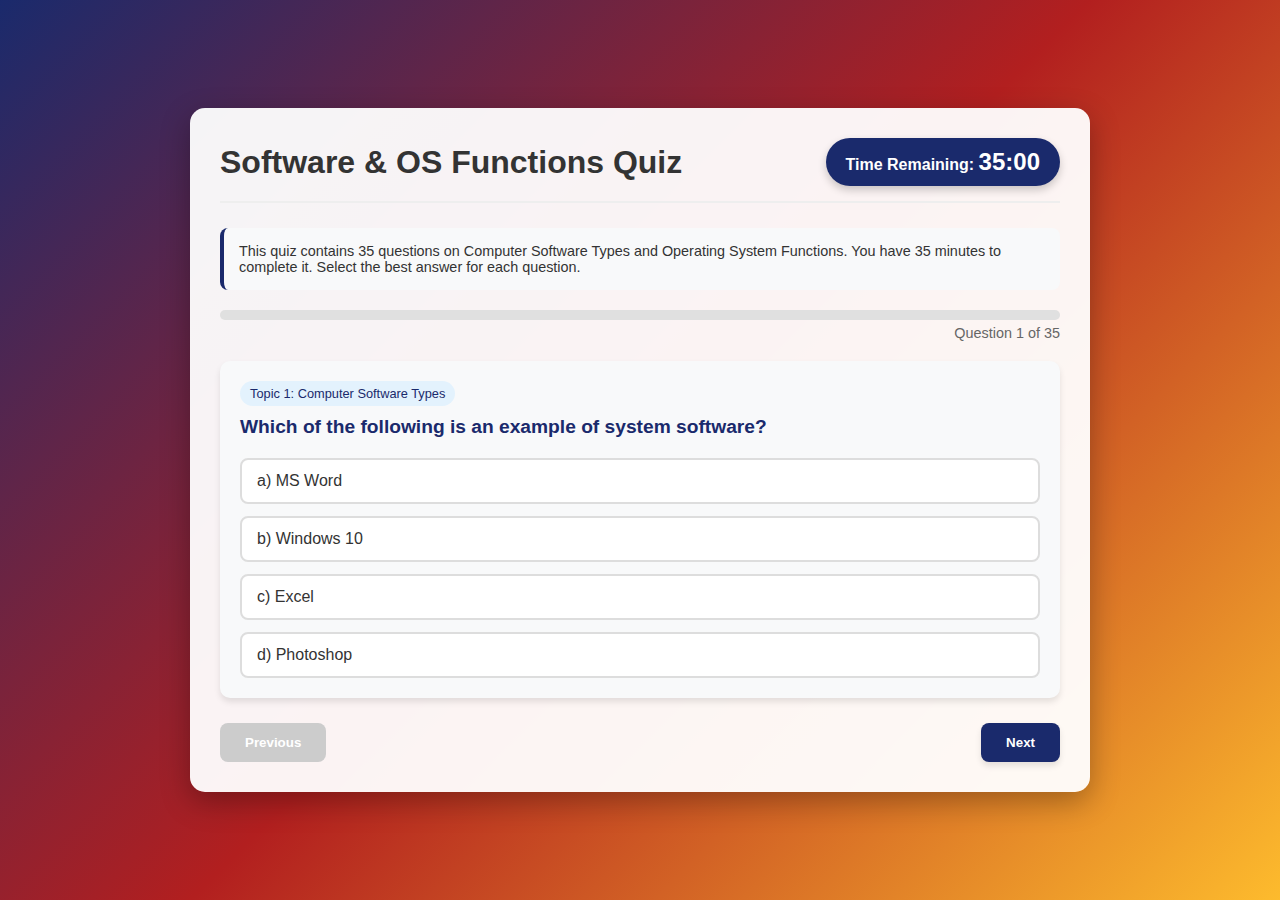
<file: ss1.html>
<!DOCTYPE html>
<html lang="en">
<head>
    <meta charset="UTF-8">
    <meta name="viewport" content="width=device-width, initial-scale=1.0">
    <title>CBT: Software & OS Functions Quiz</title>
    <style>
        * {
            box-sizing: border-box;
            margin: 0;
            padding: 0;
            font-family: 'Segoe UI', Tahoma, Geneva, Verdana, sans-serif;
        }
        
        body {
            background: linear-gradient(135deg, #1a2a6c, #b21f1f, #fdbb2d);
            color: #333;
            min-height: 100vh;
            padding: 20px;
            display: flex;
            justify-content: center;
            align-items: center;
        }
        
        .quiz-container {
            background-color: rgba(255, 255, 255, 0.95);
            border-radius: 15px;
            box-shadow: 0 10px 30px rgba(0, 0, 0, 0.3);
            width: 100%;
            max-width: 900px;
            padding: 30px;
            position: relative;
            overflow: hidden;
        }
        
        .header {
            display: flex;
            justify-content: space-between;
            align-items: center;
            margin-bottom: 25px;
            padding-bottom: 15px;
            border-bottom: 2px solid #eee;
        }
        
        .timer-container {
            background: #1a2a6c;
            color: white;
            padding: 10px 20px;
            border-radius: 50px;
            font-weight: bold;
            box-shadow: 0 4px 8px rgba(0, 0, 0, 0.2);
        }
        
        .timer {
            font-size: 1.5rem;
        }
        
        .progress-container {
            margin-bottom: 20px;
        }
        
        .progress-bar {
            height: 10px;
            background-color: #e0e0e0;
            border-radius: 5px;
            overflow: hidden;
        }
        
        .progress {
            height: 100%;
            background: linear-gradient(to right, #1a2a6c, #b21f1f);
            width: 0%;
            transition: width 0.3s ease;
        }
        
        .question-counter {
            text-align: right;
            font-size: 0.9rem;
            color: #666;
            margin-top: 5px;
        }
        
        .question-container {
            margin-bottom: 25px;
            padding: 20px;
            background: #f8f9fa;
            border-radius: 10px;
            box-shadow: 0 4px 6px rgba(0, 0, 0, 0.1);
        }
        
        .question-text {
            font-size: 1.2rem;
            margin-bottom: 20px;
            font-weight: 600;
            color: #1a2a6c;
        }
        
        .options-container {
            display: grid;
            gap: 12px;
        }
        
        .option {
            padding: 12px 15px;
            background-color: white;
            border: 2px solid #ddd;
            border-radius: 8px;
            cursor: pointer;
            transition: all 0.2s ease;
        }
        
        .option:hover {
            background-color: #f0f0f0;
            transform: translateY(-2px);
        }
        
        .option.selected {
            background-color: #e3f2fd;
            border-color: #1a2a6c;
        }
        
        .option.correct {
            background-color: #e8f5e9;
            border-color: #4caf50;
        }
        
        .option.incorrect {
            background-color: #ffebee;
            border-color: #f44336;
        }
        
        .navigation {
            display: flex;
            justify-content: space-between;
            margin-top: 25px;
        }
        
        button {
            padding: 12px 25px;
            border: none;
            border-radius: 8px;
            font-weight: bold;
            cursor: pointer;
            transition: all 0.3s ease;
            box-shadow: 0 4px 6px rgba(0, 0, 0, 0.1);
        }
        
        .btn-prev {
            background-color: #6c757d;
            color: white;
        }
        
        .btn-next {
            background-color: #1a2a6c;
            color: white;
        }
        
        .btn-submit {
            background-color: #b21f1f;
            color: white;
        }
        
        .btn-restart {
            background-color: #fdbb2d;
            color: #333;
        }
        
        button:hover {
            transform: translateY(-3px);
            box-shadow: 0 6px 8px rgba(0, 0, 0, 0.15);
        }
        
        button:disabled {
            background-color: #cccccc;
            cursor: not-allowed;
            transform: none;
            box-shadow: none;
        }
        
        .results-container {
            text-align: center;
            padding: 30px;
            display: none;
        }
        
        .score {
            font-size: 3rem;
            font-weight: bold;
            color: #1a2a6c;
            margin: 20px 0;
        }
        
        .score-text {
            font-size: 1.5rem;
            margin-bottom: 30px;
            color: #333;
        }
        
        .topic-tag {
            display: inline-block;
            padding: 5px 10px;
            border-radius: 20px;
            font-size: 0.8rem;
            margin-bottom: 10px;
        }
        
        .topic-1 {
            background-color: #e3f2fd;
            color: #1a2a6c;
        }
        
        .topic-2 {
            background-color: #fff3e0;
            color: #b21f1f;
        }
        
        .instructions {
            background-color: #f8f9fa;
            padding: 15px;
            border-radius: 8px;
            margin-bottom: 20px;
            font-size: 0.9rem;
            border-left: 4px solid #1a2a6c;
        }
    </style>
</head>
<body>
    <div class="quiz-container">
        <div class="header">
            <h1>Software & OS Functions Quiz</h1>
            <div class="timer-container">
                Time Remaining: <span class="timer">35:00</span>
            </div>
        </div>
        
        <div class="instructions">
            <p>This quiz contains 35 questions on Computer Software Types and Operating System Functions. You have 35 minutes to complete it. Select the best answer for each question.</p>
        </div>
        
        <div class="progress-container">
            <div class="progress-bar">
                <div class="progress"></div>
            </div>
            <div class="question-counter">Question <span id="current-question">1</span> of 35</div>
        </div>
        
        <div class="question-container">
            <div class="topic-tag topic-1">Topic 1: Computer Software Types</div>
            <div class="question-text">Which of the following is an example of system software?</div>
            <div class="options-container">
                <div class="option" data-index="0">a) MS Word</div>
                <div class="option" data-index="1">b) Windows 10</div>
                <div class="option" data-index="2">c) Excel</div>
                <div class="option" data-index="3">d) Photoshop</div>
            </div>
        </div>
        
        <div class="navigation">
            <button class="btn-prev" disabled>Previous</button>
            <button class="btn-next">Next</button>
            <button class="btn-submit" style="display: none;">Submit Quiz</button>
        </div>
        
        <div class="results-container">
            <h2>Quiz Completed!</h2>
            <div class="score">0/35</div>
            <div class="score-text">Your score: <span id="score-percentage">0%</span></div>
            <button class="btn-restart">Restart Quiz</button>
        </div>
    </div>

    <script>
        // Quiz questions data
        const quizData = [
            // Topic 1: Computer Software Types (Questions 1-18)
            {
                question: "Which of the following is an example of system software?",
                options: ["a) MS Word", "b) Windows 10", "c) Excel", "d) Photoshop"],
                correct: 1,
                topic: 1
            },
            {
                question: "Application software is designed to __________.",
                options: ["a) Control hardware operations", "b) Perform specific user tasks", "c) Manage memory", "d) Boot the computer"],
                correct: 1,
                topic: 1
            },
            {
                question: "Which of these is not an example of application software?",
                options: ["a) Spreadsheet", "b) Compiler", "c) Database program", "d) Web browser"],
                correct: 1,
                topic: 1
            },
            {
                question: "System software includes all except _______.",
                options: ["a) Operating system", "b) Utility programs", "c) Word processors", "d) Device drivers"],
                correct: 2,
                topic: 1
            },
            {
                question: "A compiler is classified as ________ software.",
                options: ["a) Application", "b) System", "c) Utility", "d) Communication"],
                correct: 1,
                topic: 1
            },
            {
                question: "Which of these converts high-level language to machine code?",
                options: ["a) Interpreter", "b) Assembler", "c) Compiler", "d) Debugger"],
                correct: 2,
                topic: 1
            },
            {
                question: "Software that helps detect and remove viruses is called ________.",
                options: ["a) Translator", "b) Antivirus", "c) Loader", "d) Monitor"],
                correct: 1,
                topic: 1
            },
            {
                question: "Utility programs are used to ________.",
                options: ["a) Control input/output devices", "b) Maintain and optimize computer performance", "c) Edit text", "d) Store data"],
                correct: 1,
                topic: 1
            },
            {
                question: "Examples of system software include all EXCEPT:",
                options: ["a) BIOS", "b) Operating system", "c) Antivirus", "d) Spreadsheet"],
                correct: 3,
                topic: 1
            },
            {
                question: "Which of the following is NOT a utility software?",
                options: ["a) Disk defragmenter", "b) Backup tool", "c) Compiler", "d) File compressor"],
                correct: 2,
                topic: 1
            },
            {
                question: "Software that allows the user to create documents is called _______.",
                options: ["a) Operating system", "b) Application software", "c) Firmware", "d) Utility"],
                correct: 1,
                topic: 1
            },
            {
                question: "Firmware is stored in ________.",
                options: ["a) RAM", "b) ROM", "c) Hard disk", "d) Flash drive"],
                correct: 1,
                topic: 1
            },
            {
                question: "Which type of software runs hardware directly?",
                options: ["a) System software", "b) Application software", "c) Utility software", "d) Firmware"],
                correct: 0,
                topic: 1
            },
            {
                question: "Database management systems (DBMS) belong to ________.",
                options: ["a) System software", "b) Application software", "c) Utility software", "d) Operating system"],
                correct: 1,
                topic: 1
            },
            {
                question: "The software that translates assembly language is called _______.",
                options: ["a) Compiler", "b) Assembler", "c) Interpreter", "d) Emulator"],
                correct: 1,
                topic: 1
            },
            {
                question: "An example of open-source software is ________.",
                options: ["a) Microsoft Word", "b) Ubuntu Linux", "c) Adobe Photoshop", "d) CorelDraw"],
                correct: 1,
                topic: 1
            },
            {
                question: "Software developed to meet the need of a particular organization is called _______.",
                options: ["a) General-purpose software", "b) Custom software", "c) System software", "d) Freeware"],
                correct: 1,
                topic: 1
            },
            {
                question: "Freeware means software that ________.",
                options: ["a) Is free but with source code hidden", "b) Is paid", "c) Is free and open-source", "d) Cannot be shared"],
                correct: 0,
                topic: 1
            },
            // Topic 2: Operating System Functions (Questions 19-35)
            {
                question: "The main function of an operating system is to ________.",
                options: ["a) Translate programs", "b) Manage hardware and software resources", "c) Edit text", "d) Create databases"],
                correct: 1,
                topic: 2
            },
            {
                question: "Which of the following is not a function of an operating system?",
                options: ["a) Memory management", "b) Process management", "c) Application development", "d) File management"],
                correct: 2,
                topic: 2
            },
            {
                question: "The part of the OS that interacts directly with hardware is the ________.",
                options: ["a) Shell", "b) Kernel", "c) User interface", "d) Command prompt"],
                correct: 1,
                topic: 2
            },
            {
                question: "Which of these is a multitasking operating system?",
                options: ["a) MS-DOS", "b) Windows 10", "c) CP/M", "d) BASIC"],
                correct: 1,
                topic: 2
            },
            {
                question: "Which OS function allocates CPU time to programs?",
                options: ["a) File management", "b) Process scheduling", "c) Device control", "d) Memory mapping"],
                correct: 1,
                topic: 2
            },
            {
                question: "The interface that allows users to type commands is called ________.",
                options: ["a) GUI", "b) CLI", "c) API", "d) TUI"],
                correct: 1,
                topic: 2
            },
            {
                question: "Which function of an OS prevents unauthorized access?",
                options: ["a) Memory management", "b) Security management", "c) Device driver", "d) Booting"],
                correct: 1,
                topic: 2
            },
            {
                question: "Booting means ________.",
                options: ["a) Starting the computer and loading the OS", "b) Installing programs", "c) Restarting applications", "d) Formatting the disk"],
                correct: 0,
                topic: 2
            },
            {
                question: "The program that loads the operating system into memory is called ________.",
                options: ["a) Loader", "b) Interpreter", "c) Compiler", "d) Driver"],
                correct: 0,
                topic: 2
            },
            {
                question: "Virtual memory is used to ________.",
                options: ["a) Increase hard disk capacity", "b) Extend available RAM using disk space", "c) Store viruses", "d) Manage cache"],
                correct: 1,
                topic: 2
            },
            {
                question: "The process of switching between programs in memory is called ________.",
                options: ["a) Swapping", "b) Paging", "c) Spooling", "d) Booting"],
                correct: 0,
                topic: 2
            },
            {
                question: "Spooling is used in ________.",
                options: ["a) Memory allocation", "b) Printer management", "c) CPU scheduling", "d) File compression"],
                correct: 1,
                topic: 2
            },
            {
                question: "The OS function responsible for managing input and output devices is ________.",
                options: ["a) Device management", "b) File management", "c) Security", "d) Task scheduling"],
                correct: 0,
                topic: 2
            },
            {
                question: "Which of the following is an example of a mobile operating system?",
                options: ["a) Android", "b) Windows 7", "c) MS-DOS", "d) Unix"],
                correct: 0,
                topic: 2
            },
            {
                question: "A GUI-based operating system uses ________.",
                options: ["a) Icons and menus", "b) Command lines", "c) Binary codes", "d) Keyboards only"],
                correct: 0,
                topic: 2
            },
            {
                question: "The part of the OS that provides interaction between user and computer is ________.",
                options: ["a) User interface", "b) Kernel", "c) Device driver", "d) Memory manager"],
                correct: 0,
                topic: 2
            },
            {
                question: "Multithreading allows an OS to ________.",
                options: ["a) Run multiple processes at once", "b) Store files", "c) Print documents only", "d) Boot faster"],
                correct: 0,
                topic: 2
            }
        ];

        // Application state
        let currentQuestionIndex = 0;
        let userAnswers = new Array(quizData.length).fill(null);
        let timeLeft = 35 * 60; // 35 minutes in seconds
        let timerInterval;
        let quizCompleted = false;

        // DOM Elements
        const questionContainer = document.querySelector('.question-container');
        const optionsContainer = document.querySelector('.options-container');
        const questionText = document.querySelector('.question-text');
        const currentQuestionSpan = document.getElementById('current-question');
        const progressBar = document.querySelector('.progress');
        const timerDisplay = document.querySelector('.timer');
        const prevButton = document.querySelector('.btn-prev');
        const nextButton = document.querySelector('.btn-next');
        const submitButton = document.querySelector('.btn-submit');
        const resultsContainer = document.querySelector('.results-container');
        const scoreDisplay = document.querySelector('.score');
        const scorePercentage = document.getElementById('score-percentage');
        const restartButton = document.querySelector('.btn-restart');

        // Initialize the quiz
        function initQuiz() {
            displayQuestion(0);
            startTimer();
            updateProgressBar();
        }

        // Display a question
        function displayQuestion(index) {
            const question = quizData[index];
            
            // Update topic tag
            const topicTag = document.querySelector('.topic-tag');
            topicTag.textContent = `Topic ${question.topic}: ${question.topic === 1 ? 'Computer Software Types' : 'Operating System Functions'}`;
            topicTag.className = `topic-tag topic-${question.topic}`;
            
            // Update question text
            questionText.textContent = question.question;
            
            // Update options
            optionsContainer.innerHTML = '';
            question.options.forEach((option, i) => {
                const optionElement = document.createElement('div');
                optionElement.className = 'option';
                if (userAnswers[index] === i) {
                    optionElement.classList.add('selected');
                }
                optionElement.textContent = option;
                optionElement.setAttribute('data-index', i);
                optionElement.addEventListener('click', () => selectOption(i));
                optionsContainer.appendChild(optionElement);
            });
            
            // Update question counter
            currentQuestionSpan.textContent = index + 1;
            
            // Update navigation buttons
            prevButton.disabled = index === 0;
            
            if (index === quizData.length - 1) {
                nextButton.style.display = 'none';
                submitButton.style.display = 'block';
            } else {
                nextButton.style.display = 'block';
                submitButton.style.display = 'none';
            }
        }

        // Select an option
        function selectOption(optionIndex) {
            userAnswers[currentQuestionIndex] = optionIndex;
            
            // Update UI
            const options = document.querySelectorAll('.option');
            options.forEach((option, i) => {
                option.classList.remove('selected');
                if (i === optionIndex) {
                    option.classList.add('selected');
                }
            });
            
            updateProgressBar();
        }

        // Navigate to next question
        function nextQuestion() {
            if (currentQuestionIndex < quizData.length - 1) {
                currentQuestionIndex++;
                displayQuestion(currentQuestionIndex);
            }
        }

        // Navigate to previous question
        function prevQuestion() {
            if (currentQuestionIndex > 0) {
                currentQuestionIndex--;
                displayQuestion(currentQuestionIndex);
            }
        }

        // Update progress bar
        function updateProgressBar() {
            const answeredCount = userAnswers.filter(answer => answer !== null).length;
            const progress = (answeredCount / quizData.length) * 100;
            progressBar.style.width = `${progress}%`;
        }

        // Start the timer
        function startTimer() {
            updateTimerDisplay();
            
            timerInterval = setInterval(() => {
                timeLeft--;
                updateTimerDisplay();
                
                if (timeLeft <= 0) {
                    clearInterval(timerInterval);
                    submitQuiz();
                }
            }, 1000);
        }

        // Update timer display
        function updateTimerDisplay() {
            const minutes = Math.floor(timeLeft / 60);
            const seconds = timeLeft % 60;
            timerDisplay.textContent = `${minutes.toString().padStart(2, '0')}:${seconds.toString().padStart(2, '0')}`;
            
            // Change color when time is running out
            if (timeLeft <= 300) { // 5 minutes
                document.querySelector('.timer-container').style.background = '#b21f1f';
            }
        }

        // Submit the quiz
        function submitQuiz() {
            clearInterval(timerInterval);
            quizCompleted = true;
            
            // Calculate score
            let score = 0;
            quizData.forEach((question, index) => {
                if (userAnswers[index] === question.correct) {
                    score++;
                }
            });
            
            // Display results
            document.querySelector('.question-container').style.display = 'none';
            document.querySelector('.navigation').style.display = 'none';
            document.querySelector('.progress-container').style.display = 'none';
            document.querySelector('.instructions').style.display = 'none';
            
            scoreDisplay.textContent = `${score}/${quizData.length}`;
            const percentage = ((score / quizData.length) * 100).toFixed(1);
            scorePercentage.textContent = `${percentage}%`;
            
            resultsContainer.style.display = 'block';
        }

        // Restart the quiz
        function restartQuiz() {
            currentQuestionIndex = 0;
            userAnswers = new Array(quizData.length).fill(null);
            timeLeft = 35 * 60;
            quizCompleted = false;
            
            // Reset UI
            document.querySelector('.question-container').style.display = 'block';
            document.querySelector('.navigation').style.display = 'flex';
            document.querySelector('.progress-container').style.display = 'block';
            document.querySelector('.instructions').style.display = 'block';
            resultsContainer.style.display = 'none';
            document.querySelector('.timer-container').style.background = '#1a2a6c';
            
            initQuiz();
        }

        // Event listeners
        nextButton.addEventListener('click', nextQuestion);
        prevButton.addEventListener('click', prevQuestion);
        submitButton.addEventListener('click', submitQuiz);
        restartButton.addEventListener('click', restartQuiz);

        // Initialize the quiz
        initQuiz();
    </script>
</body>
</html>
</file>
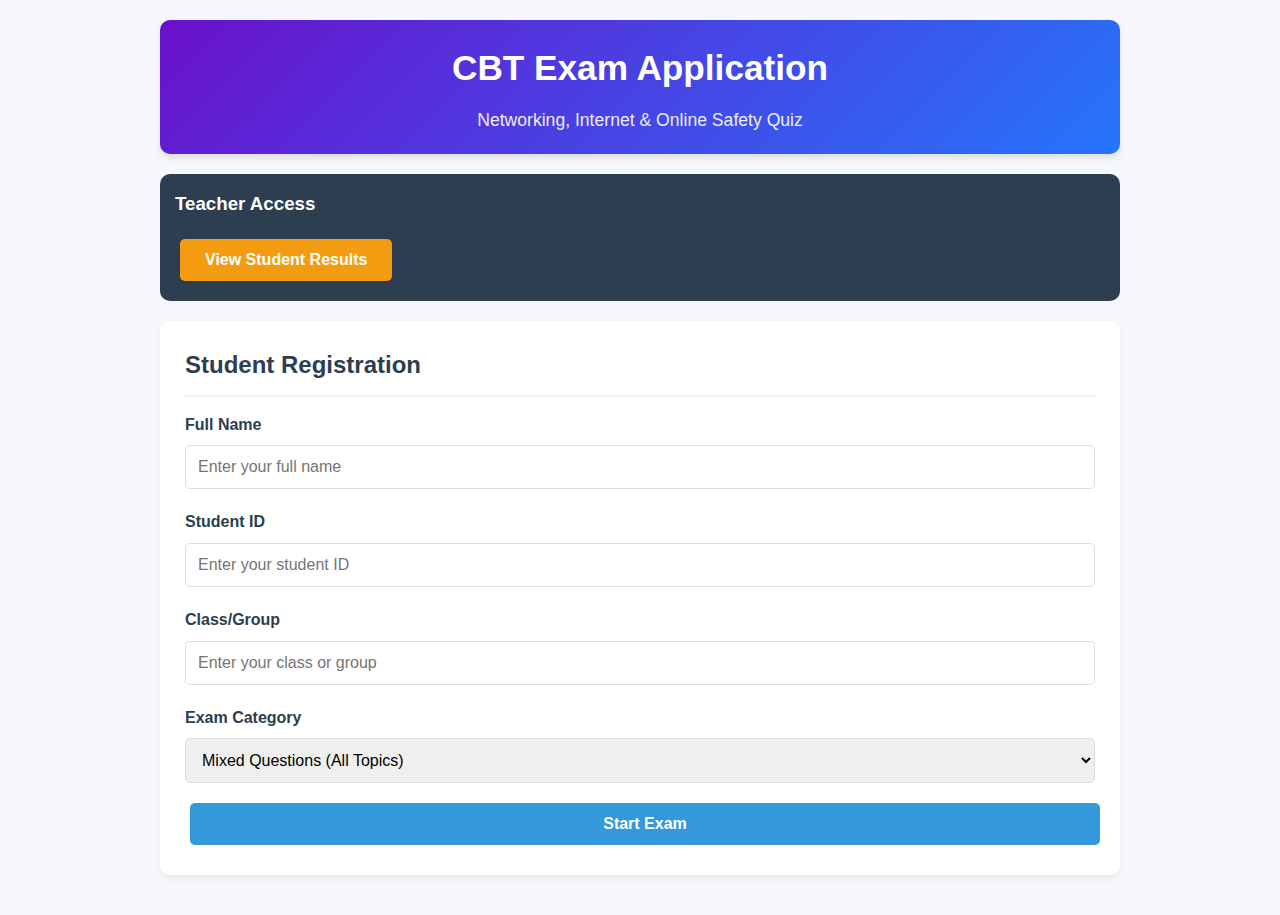
<file: ss2.html>
<!DOCTYPE html>
<html lang="en">
<head>
    <meta charset="UTF-8">
    <meta name="viewport" content="width=device-width, initial-scale=1.0">
    <title>CBT Exam App</title>
    <style>
        * {
            margin: 0;
            padding: 0;
            box-sizing: border-box;
            font-family: 'Segoe UI', Tahoma, Geneva, Verdana, sans-serif;
        }

        body {
            background-color: #f5f7fa;
            color: #333;
            line-height: 1.6;
        }

        .container {
            max-width: 1000px;
            margin: 0 auto;
            padding: 20px;
        }

        header {
            background: linear-gradient(135deg, #6a11cb 0%, #2575fc 100%);
            color: white;
            padding: 20px 0;
            text-align: center;
            border-radius: 10px;
            margin-bottom: 20px;
            box-shadow: 0 4px 6px rgba(0, 0, 0, 0.1);
        }

        .app-title {
            font-size: 2.2rem;
            margin-bottom: 10px;
        }

        .app-subtitle {
            font-size: 1.1rem;
            opacity: 0.9;
        }

        .card {
            background: white;
            border-radius: 10px;
            padding: 25px;
            margin-bottom: 20px;
            box-shadow: 0 4px 6px rgba(0, 0, 0, 0.05);
            transition: transform 0.3s ease;
        }

        .card:hover {
            transform: translateY(-5px);
        }

        .card-title {
            font-size: 1.5rem;
            margin-bottom: 15px;
            color: #2c3e50;
            border-bottom: 2px solid #f0f0f0;
            padding-bottom: 10px;
        }

        .btn {
            display: inline-block;
            background: #3498db;
            color: white;
            padding: 12px 25px;
            border: none;
            border-radius: 5px;
            cursor: pointer;
            font-size: 1rem;
            font-weight: 600;
            transition: all 0.3s ease;
            text-align: center;
            margin: 5px;
        }

        .btn:hover {
            background: #2980b9;
            transform: translateY(-2px);
        }

        .btn-primary {
            background: #3498db;
        }

        .btn-success {
            background: #2ecc71;
        }

        .btn-danger {
            background: #e74c3c;
        }

        .btn-warning {
            background: #f39c12;
        }

        .btn-block {
            display: block;
            width: 100%;
        }

        .form-group {
            margin-bottom: 20px;
        }

        label {
            display: block;
            margin-bottom: 8px;
            font-weight: 600;
            color: #2c3e50;
        }

        input[type="text"],
        input[type="email"],
        input[type="number"],
        select {
            width: 100%;
            padding: 12px;
            border: 1px solid #ddd;
            border-radius: 5px;
            font-size: 1rem;
            transition: border 0.3s ease;
        }

        input:focus,
        select:focus {
            border-color: #3498db;
            outline: none;
            box-shadow: 0 0 0 2px rgba(52, 152, 219, 0.2);
        }

        .question-container {
            margin-bottom: 25px;
            padding: 20px;
            border: 1px solid #e0e0e0;
            border-radius: 8px;
            background: #f9f9f9;
        }

        .question-text {
            font-size: 1.2rem;
            margin-bottom: 15px;
            font-weight: 600;
            color: #2c3e50;
        }

        .options-container {
            margin-left: 15px;
        }

        .option {
            margin-bottom: 10px;
            display: flex;
            align-items: flex-start;
        }

        .option input {
            margin-right: 10px;
            margin-top: 5px;
        }

        .timer-container {
            position: fixed;
            top: 20px;
            right: 20px;
            background: #e74c3c;
            color: white;
            padding: 15px;
            border-radius: 50%;
            width: 80px;
            height: 80px;
            display: flex;
            align-items: center;
            justify-content: center;
            font-size: 1.5rem;
            font-weight: bold;
            box-shadow: 0 4px 6px rgba(0, 0, 0, 0.1);
        }

        .progress-container {
            margin: 20px 0;
            background: #ecf0f1;
            border-radius: 10px;
            height: 10px;
            overflow: hidden;
        }

        .progress-bar {
            height: 100%;
            background: #2ecc71;
            width: 0%;
            transition: width 0.3s ease;
        }

        .hidden {
            display: none;
        }

        .result-container {
            text-align: center;
            padding: 30px;
        }

        .score-display {
            font-size: 3rem;
            font-weight: bold;
            color: #2c3e50;
            margin: 20px 0;
        }

        .score-circle {
            width: 150px;
            height: 150px;
            border-radius: 50%;
            background: #2ecc71;
            color: white;
            display: flex;
            align-items: center;
            justify-content: center;
            margin: 0 auto 30px;
            font-size: 2.5rem;
            font-weight: bold;
        }

        .question-navigation {
            display: flex;
            justify-content: space-between;
            margin-top: 20px;
        }

        .question-number {
            display: inline-block;
            width: 35px;
            height: 35px;
            border-radius: 50%;
            background: #3498db;
            color: white;
            display: flex;
            align-items: center;
            justify-content: center;
            margin-right: 10px;
            font-weight: bold;
        }

        .question-status {
            display: flex;
            flex-wrap: wrap;
            gap: 10px;
            margin-top: 20px;
        }

        .status-item {
            display: flex;
            align-items: center;
            margin-right: 15px;
        }

        .status-color {
            width: 15px;
            height: 15px;
            border-radius: 50%;
            margin-right: 5px;
        }

        .answered {
            background: #2ecc71;
        }

        .current {
            background: #3498db;
        }

        .unanswered {
            background: #e74c3c;
        }

        .exam-info {
            display: flex;
            justify-content: space-between;
            margin-bottom: 20px;
            font-weight: 600;
            color: #2c3e50;
        }

        .review-item {
            margin-bottom: 20px;
            padding: 15px;
            border-radius: 8px;
            background: #f9f9f9;
        }

        .correct-answer {
            color: #2ecc71;
            font-weight: bold;
        }

        .user-answer {
            margin-top: 5px;
        }

        .correct {
            background: #d5f4e6;
        }

        .incorrect {
            background: #f8d7da;
        }

        .teacher-panel {
            background: #2c3e50;
            color: white;
            padding: 15px;
            border-radius: 10px;
            margin-bottom: 20px;
        }

        .teacher-panel h3 {
            margin-bottom: 15px;
        }

        .data-table {
            width: 100%;
            border-collapse: collapse;
            margin: 20px 0;
        }

        .data-table th, .data-table td {
            padding: 12px 15px;
            text-align: left;
            border-bottom: 1px solid #ddd;
        }

        .data-table th {
            background-color: #3498db;
            color: white;
        }

        .data-table tr:nth-child(even) {
            background-color: #f2f2f2;
        }

        .data-table tr:hover {
            background-color: #e9f7fe;
        }

        .export-options {
            margin: 20px 0;
            display: flex;
            gap: 10px;
        }
        
        .topic-tag {
            display: inline-block;
            padding: 5px 10px;
            border-radius: 20px;
            font-size: 0.8rem;
            margin-bottom: 10px;
        }
        
        .topic-1 {
            background-color: #e3f2fd;
            color: #1a2a6c;
        }
        
        .topic-2 {
            background-color: #fff3e0;
            color: #b21f1f;
        }
        
        .topic-3 {
            background-color: #e8f5e9;
            color: #2e7d32;
        }
    </style>
</head>
<body>
    <div class="container">
        <header>
            <h1 class="app-title">CBT Exam Application</h1>
            <p class="app-subtitle">Networking, Internet & Online Safety Quiz</p>
        </header>

        <!-- Teacher Panel -->
        <div class="teacher-panel">
            <h3>Teacher Access</h3>
            <button id="view-results-btn" class="btn btn-warning">View Student Results</button>
            <button id="back-to-exam-btn" class="btn btn-primary hidden">Back to Exam</button>
        </div>

        <!-- Registration Screen -->
        <div id="registration-screen" class="card">
            <h2 class="card-title">Student Registration</h2>
            <div class="form-group">
                <label for="student-name">Full Name</label>
                <input type="text" id="student-name" placeholder="Enter your full name">
            </div>
            <div class="form-group">
                <label for="student-id">Student ID</label>
                <input type="text" id="student-id" placeholder="Enter your student ID">
            </div>
            <div class="form-group">
                <label for="student-class">Class/Group</label>
                <input type="text" id="student-class" placeholder="Enter your class or group">
            </div>
            <div class="form-group">
                <label for="exam-category">Exam Category</label>
                <select id="exam-category">
                    <option value="mixed">Mixed Questions (All Topics)</option>
                    <option value="networking">Networking Only</option>
                    <option value="internet">Internet Only</option>
                    <option value="safety">Online Safety Only</option>
                </select>
            </div>
            <button id="start-exam-btn" class="btn btn-primary btn-block">Start Exam</button>
        </div>

        <!-- Instructions Screen -->
        <div id="instructions-screen" class="card hidden">
            <h2 class="card-title">Exam Instructions</h2>
            <div class="form-group">
                <p><strong>Exam Details:</strong></p>
                <ul>
                    <li>You will answer 10 randomly selected questions</li>
                    <li>Time limit: 5 minutes</li>
                    <li>Each question has 4 options with only one correct answer</li>
                    <li>You can navigate between questions using the Next/Previous buttons</li>
                    <li>Timer will be displayed at the top right corner</li>
                    <li>Once time is up, the exam will be automatically submitted</li>
                </ul>
            </div>
            <button id="begin-exam-btn" class="btn btn-success btn-block">Begin Exam</button>
        </div>

        <!-- Exam Screen -->
        <div id="exam-screen" class="hidden">
            <div class="exam-info">
                <div>Student: <span id="student-display-name">-</span></div>
                <div>Question: <span id="current-question">1</span> of 10</div>
            </div>
            
            <div class="progress-container">
                <div id="progress-bar" class="progress-bar"></div>
            </div>
            
            <div id="question-display"></div>
            
            <div class="question-navigation">
                <button id="prev-btn" class="btn">Previous</button>
                <button id="next-btn" class="btn btn-primary">Next</button>
                <button id="submit-exam-btn" class="btn btn-danger">Submit Exam</button>
            </div>
            
            <div class="question-status">
                <div class="status-item">
                    <div class="status-color answered"></div>
                    <span>Answered</span>
                </div>
                <div class="status-item">
                    <div class="status-color current"></div>
                    <span>Current</span>
                </div>
                <div class="status-item">
                    <div class="status-color unanswered"></div>
                    <span>Unanswered</span>
                </div>
            </div>
        </div>

        <!-- Timer Display -->
        <div id="timer-container" class="timer-container hidden">
            <span id="timer-display">05:00</span>
        </div>

        <!-- Results Screen -->
        <div id="results-screen" class="card hidden">
            <div class="result-container">
                <h2 class="card-title">Exam Results</h2>
                <div class="score-circle">
                    <span id="score-display">0</span>
                </div>
                <p>You scored <span id="score-text">0</span> out of 10</p>
                <p id="result-message"></p>
                
                <div class="form-group">
                    <button id="review-answers-btn" class="btn btn-primary">Review Answers</button>
                    <button id="retake-exam-btn" class="btn">Retake Exam</button>
                    <button id="download-certificate-btn" class="btn btn-success">Download Certificate</button>
                </div>
                
                <div id="answers-review" class="hidden">
                    <h3>Answer Review</h3>
                    <div id="review-questions"></div>
                </div>
            </div>
        </div>

        <!-- Teacher Results Screen -->
        <div id="teacher-results-screen" class="card hidden">
            <h2 class="card-title">Student Results</h2>
            
            <div class="export-options">
                <button id="export-csv-btn" class="btn btn-success">Export as CSV</button>
                <button id="export-json-btn" class="btn btn-primary">Export as JSON</button>
                <button id="clear-data-btn" class="btn btn-danger">Clear All Data</button>
            </div>
            
            <div id="results-table-container">
                <table class="data-table">
                    <thead>
                        <tr>
                            <th>Student Name</th>
                            <th>Student ID</th>
                            <th>Class</th>
                            <th>Exam Category</th>
                            <th>Score</th>
                            <th>Percentage</th>
                            <th>Date/Time</th>
                        </tr>
                    </thead>
                    <tbody id="results-table-body">
                        <!-- Results will be populated here -->
                    </tbody>
                </table>
            </div>
            
            <div id="no-results-message" class="hidden">
                <p>No student results found.</p>
            </div>
        </div>
    </div>

    <script>
        // All 36 questions
        const allQuestions = [
            // Topic 1: NETWORKING (Questions 1-12)
            {
                id: 1,
                category: "networking",
                question: "What is a computer network?",
                options: [
                    "a) A group of computers that are connected to share resources",
                    "b) A single computer system",
                    "c) A collection of software",
                    "d) A wireless signal"
                ],
                correctAnswer: 0,
                topic: 1
            },
            {
                id: 2,
                category: "networking",
                question: "The device that connects multiple networks together is called a ________.",
                options: [
                    "a) Switch",
                    "b) Router",
                    "c) Hub",
                    "d) Modem"
                ],
                correctAnswer: 1,
                topic: 1
            },
            {
                id: 3,
                category: "networking",
                question: "LAN stands for ________.",
                options: [
                    "a) Local Area Network",
                    "b) Linked Access Node",
                    "c) Limited Area Network",
                    "d) Line Access Network"
                ],
                correctAnswer: 0,
                topic: 1
            },
            {
                id: 4,
                category: "networking",
                question: "Which of the following connects computers over a large geographical area?",
                options: [
                    "a) MAN",
                    "b) WAN",
                    "c) LAN",
                    "d) PAN"
                ],
                correctAnswer: 1,
                topic: 1
            },
            {
                id: 5,
                category: "networking",
                question: "The physical layout of network devices is known as ________.",
                options: [
                    "a) Protocol",
                    "b) Topology",
                    "c) Architecture",
                    "d) Structure"
                ],
                correctAnswer: 1,
                topic: 1
            },
            {
                id: 6,
                category: "networking",
                question: "Which of the following is an example of a network topology?",
                options: [
                    "a) TCP/IP",
                    "b) Star",
                    "c) HTTP",
                    "d) Ethernet"
                ],
                correctAnswer: 1,
                topic: 1
            },
            {
                id: 7,
                category: "networking",
                question: "Which device is used to connect computers in a wireless network?",
                options: [
                    "a) Modem",
                    "b) Wireless Access Point",
                    "c) Hub",
                    "d) Switch"
                ],
                correctAnswer: 1,
                topic: 1
            },
            {
                id: 8,
                category: "networking",
                question: "The main purpose of a network interface card (NIC) is to ________.",
                options: [
                    "a) Provide a connection point between computer and network",
                    "b) Print data",
                    "c) Save files",
                    "d) Display graphics"
                ],
                correctAnswer: 0,
                topic: 1
            },
            {
                id: 9,
                category: "networking",
                question: "In a client-server network, the client ________.",
                options: [
                    "a) Provides resources",
                    "b) Requests services",
                    "c) Controls access",
                    "d) Hosts the database"
                ],
                correctAnswer: 1,
                topic: 1
            },
            {
                id: 10,
                category: "networking",
                question: "The speed of a network connection is measured in ________.",
                options: [
                    "a) Bytes",
                    "b) Bits per second (bps)",
                    "c) Hertz",
                    "d) Megabytes"
                ],
                correctAnswer: 1,
                topic: 1
            },
            {
                id: 11,
                category: "networking",
                question: "What is a protocol in networking?",
                options: [
                    "a) A set of rules governing data communication",
                    "b) A hardware component",
                    "c) A computer virus",
                    "d) A cable type"
                ],
                correctAnswer: 0,
                topic: 1
            },
            {
                id: 12,
                category: "networking",
                question: "Which cable is commonly used for Ethernet connections?",
                options: [
                    "a) HDMI",
                    "b) Coaxial",
                    "c) Twisted pair",
                    "d) USB"
                ],
                correctAnswer: 2,
                topic: 1
            },
            // Topic 2: INTERNET (Questions 13-24)
            {
                id: 13,
                category: "internet",
                question: "The Internet is best defined as ________.",
                options: [
                    "a) A global system of interconnected computer networks",
                    "b) A local area network",
                    "c) A computer program",
                    "d) A telephone network"
                ],
                correctAnswer: 0,
                topic: 2
            },
            {
                id: 14,
                category: "internet",
                question: "The device that connects a home network to the Internet is a ________.",
                options: [
                    "a) Switch",
                    "b) Modem",
                    "c) CPU",
                    "d) Keyboard"
                ],
                correctAnswer: 1,
                topic: 2
            },
            {
                id: 15,
                category: "internet",
                question: "The full meaning of IP in Internet terms is ________.",
                options: [
                    "a) Internet Process",
                    "b) Internet Protocol",
                    "c) Information Path",
                    "d) Internal Program"
                ],
                correctAnswer: 1,
                topic: 2
            },
            {
                id: 16,
                category: "internet",
                question: "HTTP stands for ________.",
                options: [
                    "a) Hyper Text Transfer Protocol",
                    "b) High Transfer Text Program",
                    "c) Hyper Terminal Text Process",
                    "d) High Text Transmission Protocol"
                ],
                correctAnswer: 0,
                topic: 2
            },
            {
                id: 17,
                category: "internet",
                question: "Which of the following is an example of a search engine?",
                options: [
                    "a) Chrome",
                    "b) Google",
                    "c) WhatsApp",
                    "d) Facebook"
                ],
                correctAnswer: 1,
                topic: 2
            },
            {
                id: 18,
                category: "internet",
                question: "The address used to access a website is known as ________.",
                options: [
                    "a) URL",
                    "b) HTML",
                    "c) IP",
                    "d) Domain"
                ],
                correctAnswer: 0,
                topic: 2
            },
            {
                id: 19,
                category: "internet",
                question: "Which of these is NOT a web browser?",
                options: [
                    "a) Mozilla Firefox",
                    "b) Opera",
                    "c) Windows",
                    "d) Edge"
                ],
                correctAnswer: 2,
                topic: 2
            },
            {
                id: 20,
                category: "internet",
                question: "Email stands for ________.",
                options: [
                    "a) Electronic mail",
                    "b) Emergency mail",
                    "c) Electric mail",
                    "d) External message"
                ],
                correctAnswer: 0,
                topic: 2
            },
            {
                id: 21,
                category: "internet",
                question: "The term bandwidth refers to ________.",
                options: [
                    "a) The speed or capacity of a network connection",
                    "b) The distance between computers",
                    "c) The number of files stored",
                    "d) The size of a monitor"
                ],
                correctAnswer: 0,
                topic: 2
            },
            {
                id: 22,
                category: "internet",
                question: "Which of the following protocols is used for sending emails?",
                options: [
                    "a) FTP",
                    "b) SMTP",
                    "c) HTTP",
                    "d) DNS"
                ],
                correctAnswer: 1,
                topic: 2
            },
            {
                id: 23,
                category: "internet",
                question: "The software used to view web pages is called ________.",
                options: [
                    "a) Web browser",
                    "b) Web server",
                    "c) Firewall",
                    "d) Compiler"
                ],
                correctAnswer: 0,
                topic: 2
            },
            {
                id: 24,
                category: "internet",
                question: "The part of a website's address that identifies its type (like .com or .org) is called ________.",
                options: [
                    "a) Domain extension",
                    "b) File name",
                    "c) URL path",
                    "d) IP number"
                ],
                correctAnswer: 0,
                topic: 2
            },
            // Topic 3: ONLINE SAFETY AND ACCESS (Questions 25-36)
            {
                id: 25,
                category: "safety",
                question: "What is the main purpose of a firewall?",
                options: [
                    "a) To stop hackers and control network traffic",
                    "b) To speed up the computer",
                    "c) To increase bandwidth",
                    "d) To store passwords"
                ],
                correctAnswer: 0,
                topic: 3
            },
            {
                id: 26,
                category: "safety",
                question: "A strong password should contain ________.",
                options: [
                    "a) Only numbers",
                    "b) Letters, numbers, and symbols",
                    "c) Your name only",
                    "d) Only lowercase letters"
                ],
                correctAnswer: 1,
                topic: 3
            },
            {
                id: 27,
                category: "safety",
                question: "Phishing is a method used by attackers to ________.",
                options: [
                    "a) Teach online safety",
                    "b) Steal personal information through fake messages",
                    "c) Fix computer bugs",
                    "d) Scan for viruses"
                ],
                correctAnswer: 1,
                topic: 3
            },
            {
                id: 28,
                category: "safety",
                question: "Which of the following is NOT a safe online practice?",
                options: [
                    "a) Using antivirus software",
                    "b) Sharing passwords publicly",
                    "c) Checking privacy settings",
                    "d) Avoiding unknown links"
                ],
                correctAnswer: 1,
                topic: 3
            },
            {
                id: 29,
                category: "safety",
                question: "Cyberbullying refers to ________.",
                options: [
                    "a) Online jokes",
                    "b) Using technology to harass or intimidate others",
                    "c) Advertising online",
                    "d) Studying cybersecurity"
                ],
                correctAnswer: 1,
                topic: 3
            },
            {
                id: 30,
                category: "safety",
                question: "Which software helps detect and remove malware?",
                options: [
                    "a) Antivirus",
                    "b) Browser",
                    "c) Firewall",
                    "d) Text editor"
                ],
                correctAnswer: 0,
                topic: 3
            },
            {
                id: 31,
                category: "safety",
                question: "The process of verifying a user's identity is known as ________.",
                options: [
                    "a) Authentication",
                    "b) Encryption",
                    "c) Decryption",
                    "d) Validation"
                ],
                correctAnswer: 0,
                topic: 3
            },
            {
                id: 32,
                category: "safety",
                question: "Which of the following is an example of personal information you should protect online?",
                options: [
                    "a) Favourite color",
                    "b) Bank account number",
                    "c) Hobby",
                    "d) Music playlist"
                ],
                correctAnswer: 1,
                topic: 3
            },
            {
                id: 33,
                category: "safety",
                question: "What is the purpose of data encryption?",
                options: [
                    "a) To hide information from unauthorized users",
                    "b) To delete files permanently",
                    "c) To increase data size",
                    "d) To compress images"
                ],
                correctAnswer: 0,
                topic: 3
            },
            {
                id: 34,
                category: "safety",
                question: "Two-factor authentication provides ________.",
                options: [
                    "a) One step login",
                    "b) Extra security through two verification methods",
                    "c) Automatic password creation",
                    "d) Email storage"
                ],
                correctAnswer: 1,
                topic: 3
            },
            {
                id: 35,
                category: "safety",
                question: "Which of the following is a secure website address?",
                options: [
                    "a) http://",
                    "b) https://",
                    "c) ftp://",
                    "d) mail://"
                ],
                correctAnswer: 1,
                topic: 3
            },
            {
                id: 36,
                category: "safety",
                question: "What is the first step to take if you receive a suspicious email?",
                options: [
                    "a) Reply immediately",
                    "b) Delete or report it",
                    "c) Click all the links",
                    "d) Forward it to friends"
                ],
                correctAnswer: 1,
                topic: 3
            }
        ];

        // Application state
        let currentExam = {
            studentName: "",
            studentId: "",
            studentClass: "",
            category: "mixed",
            questions: [],
            answers: [],
            currentQuestionIndex: 0,
            timeRemaining: 300, // 5 minutes in seconds
            timerInterval: null
        };

        // DOM Elements
        const registrationScreen = document.getElementById('registration-screen');
        const instructionsScreen = document.getElementById('instructions-screen');
        const examScreen = document.getElementById('exam-screen');
        const resultsScreen = document.getElementById('results-screen');
        const teacherResultsScreen = document.getElementById('teacher-results-screen');
        const timerContainer = document.getElementById('timer-container');
        const timerDisplay = document.getElementById('timer-display');
        const studentDisplayName = document.getElementById('student-display-name');
        const currentQuestionDisplay = document.getElementById('current-question');
        const questionDisplay = document.getElementById('question-display');
        const progressBar = document.getElementById('progress-bar');
        const scoreDisplay = document.getElementById('score-display');
        const scoreText = document.getElementById('score-text');
        const resultMessage = document.getElementById('result-message');
        const reviewQuestions = document.getElementById('review-questions');
        const answersReview = document.getElementById('answers-review');
        const resultsTableBody = document.getElementById('results-table-body');
        const noResultsMessage = document.getElementById('no-results-message');
        const viewResultsBtn = document.getElementById('view-results-btn');
        const backToExamBtn = document.getElementById('back-to-exam-btn');

        // Event Listeners
        document.getElementById('start-exam-btn').addEventListener('click', startRegistration);
        document.getElementById('begin-exam-btn').addEventListener('click', beginExam);
        document.getElementById('prev-btn').addEventListener('click', showPreviousQuestion);
        document.getElementById('next-btn').addEventListener('click', showNextQuestion);
        document.getElementById('submit-exam-btn').addEventListener('click', submitExam);
        document.getElementById('review-answers-btn').addEventListener('click', toggleReviewAnswers);
        document.getElementById('retake-exam-btn').addEventListener('click', retakeExam);
        document.getElementById('download-certificate-btn').addEventListener('click', downloadCertificate);
        viewResultsBtn.addEventListener('click', showTeacherResults);
        backToExamBtn.addEventListener('click', backToExam);
        document.getElementById('export-csv-btn').addEventListener('click', exportToCSV);
        document.getElementById('export-json-btn').addEventListener('click', exportToJSON);
        document.getElementById('clear-data-btn').addEventListener('click', clearAllData);

        // Functions
        function startRegistration() {
            const name = document.getElementById('student-name').value.trim();
            const id = document.getElementById('student-id').value.trim();
            const studentClass = document.getElementById('student-class').value.trim();
            const category = document.getElementById('exam-category').value;

            if (!name || !id || !studentClass) {
                alert('Please enter your name, student ID, and class');
                return;
            }

            currentExam.studentName = name;
            currentExam.studentId = id;
            currentExam.studentClass = studentClass;
            currentExam.category = category;

            registrationScreen.classList.add('hidden');
            instructionsScreen.classList.remove('hidden');
        }

        function beginExam() {
            // Select 10 random questions based on category
            let filteredQuestions = allQuestions;
            
            if (currentExam.category !== 'mixed') {
                filteredQuestions = allQuestions.filter(q => q.category === currentExam.category);
            }
            
            // Shuffle and select 10 questions
            const shuffled = [...filteredQuestions].sort(() => 0.5 - Math.random());
            currentExam.questions = shuffled.slice(0, 10);
            
            // Initialize answers array
            currentExam.answers = new Array(10).fill(null);
            
            instructionsScreen.classList.add('hidden');
            examScreen.classList.remove('hidden');
            timerContainer.classList.remove('hidden');
            
            studentDisplayName.textContent = currentExam.studentName;
            
            startTimer();
            displayQuestion(0);
            updateProgressBar();
        }

        function startTimer() {
            updateTimerDisplay();
            
            currentExam.timerInterval = setInterval(() => {
                currentExam.timeRemaining--;
                updateTimerDisplay();
                
                if (currentExam.timeRemaining <= 0) {
                    clearInterval(currentExam.timerInterval);
                    submitExam();
                }
            }, 1000);
        }

        function updateTimerDisplay() {
            const minutes = Math.floor(currentExam.timeRemaining / 60);
            const seconds = currentExam.timeRemaining % 60;
            timerDisplay.textContent = `${minutes.toString().padStart(2, '0')}:${seconds.toString().padStart(2, '0')}`;
            
            // Change color when time is running out
            if (currentExam.timeRemaining <= 60) {
                timerContainer.style.background = '#e74c3c';
            }
        }

        function displayQuestion(index) {
            currentExam.currentQuestionIndex = index;
            const question = currentExam.questions[index];
            
            currentQuestionDisplay.textContent = index + 1;
            
            let html = `
                <div class="question-container">
                    <div class="topic-tag topic-${question.topic}">${getTopicName(question.topic)}</div>
                    <div class="question-text">${index + 1}. ${question.question}</div>
                    <div class="options-container">
            `;
            
            question.options.forEach((option, i) => {
                const isChecked = currentExam.answers[index] === i ? 'checked' : '';
                html += `
                    <div class="option">
                        <input type="radio" id="q${index}o${i}" name="question${index}" value="${i}" ${isChecked}>
                        <label for="q${index}o${i}">${option}</label>
                    </div>
                `;
            });
            
            html += `</div></div>`;
            questionDisplay.innerHTML = html;
            
            // Add event listeners to radio buttons
            question.options.forEach((option, i) => {
                document.getElementById(`q${index}o${i}`).addEventListener('change', (e) => {
                    currentExam.answers[index] = parseInt(e.target.value);
                    updateProgressBar();
                });
            });
            
            // Update navigation buttons
            document.getElementById('prev-btn').disabled = index === 0;
            document.getElementById('next-btn').textContent = index === 9 ? 'Finish' : 'Next';
        }

        function getTopicName(topicNumber) {
            switch(topicNumber) {
                case 1: return "Topic 1: Networking";
                case 2: return "Topic 2: Internet";
                case 3: return "Topic 3: Online Safety";
                default: return "";
            }
        }

        function showPreviousQuestion() {
            if (currentExam.currentQuestionIndex > 0) {
                displayQuestion(currentExam.currentQuestionIndex - 1);
            }
        }

        function showNextQuestion() {
            if (currentExam.currentQuestionIndex < 9) {
                displayQuestion(currentExam.currentQuestionIndex + 1);
            } else {
                submitExam();
            }
        }

        function updateProgressBar() {
            const answeredCount = currentExam.answers.filter(a => a !== null).length;
            const progress = (answeredCount / 10) * 100;
            progressBar.style.width = `${progress}%`;
        }

        function submitExam() {
            clearInterval(currentExam.timerInterval);
            
            // Calculate score
            let score = 0;
            currentExam.questions.forEach((question, index) => {
                if (currentExam.answers[index] === question.correctAnswer) {
                    score++;
                }
            });
            
            // Save results to localStorage
            saveStudentResult(score);
            
            // Show results
            examScreen.classList.add('hidden');
            timerContainer.classList.add('hidden');
            resultsScreen.classList.remove('hidden');
            
            scoreDisplay.textContent = score;
            scoreText.textContent = `${score} out of 10`;
            
            // Set result message
            if (score >= 8) {
                resultMessage.textContent = "Excellent! You have a strong understanding of the material.";
                resultMessage.style.color = "#2ecc71";
            } else if (score >= 6) {
                resultMessage.textContent = "Good job! You have a decent understanding of the material.";
                resultMessage.style.color = "#3498db";
            } else {
                resultMessage.textContent = "You may need to review the material and try again.";
                resultMessage.style.color = "#e74c3c";
            }
        }

        function saveStudentResult(score) {
            // Get existing results or initialize empty array
            const existingResults = JSON.parse(localStorage.getItem('cbt_results')) || [];
            
            // Create result object
            const result = {
                studentName: currentExam.studentName,
                studentId: currentExam.studentId,
                studentClass: currentExam.studentClass,
                examCategory: currentExam.category,
                score: score,
                percentage: (score / 10) * 100,
                timestamp: new Date().toLocaleString(),
                date: new Date().toISOString().split('T')[0]
            };
            
            // Add to results
            existingResults.push(result);
            
            // Save back to localStorage
            localStorage.setItem('cbt_results', JSON.stringify(existingResults));
        }

        function toggleReviewAnswers() {
            if (answersReview.classList.contains('hidden')) {
                // Show review
                let html = '';
                currentExam.questions.forEach((question, index) => {
                    const userAnswer = currentExam.answers[index];
                    const isCorrect = userAnswer === question.correctAnswer;
                    
                    html += `
                        <div class="review-item ${isCorrect ? 'correct' : 'incorrect'}">
                            <div class="topic-tag topic-${question.topic}">${getTopicName(question.topic)}</div>
                            <div class="question-text">${index + 1}. ${question.question}</div>
                            <div class="correct-answer">Correct answer: ${question.options[question.correctAnswer]}</div>
                            <div class="user-answer">Your answer: ${userAnswer !== null ? question.options[userAnswer] : 'Not answered'}</div>
                        </div>
                    `;
                });
                
                reviewQuestions.innerHTML = html;
                answersReview.classList.remove('hidden');
                document.getElementById('review-answers-btn').textContent = 'Hide Answers';
            } else {
                // Hide review
                answersReview.classList.add('hidden');
                document.getElementById('review-answers-btn').textContent = 'Review Answers';
            }
        }

        function retakeExam() {
            // Reset exam state
            currentExam.questions = [];
            currentExam.answers = [];
            currentExam.currentQuestionIndex = 0;
            currentExam.timeRemaining = 300;
            
            // Reset UI
            resultsScreen.classList.add('hidden');
            answersReview.classList.add('hidden');
            registrationScreen.classList.remove('hidden');
            
            // Clear form
            document.getElementById('student-name').value = '';
            document.getElementById('student-id').value = '';
            document.getElementById('student-class').value = '';
        }

        function downloadCertificate() {
            // Create a simple certificate
            const score = parseInt(scoreDisplay.textContent);
            const percentage = (score / 10) * 100;
            
            const certificate = `
                <!DOCTYPE html>
                <html>
                <head>
                    <title>Certificate of Completion</title>
                    <style>
                        body { font-family: Arial, sans-serif; text-align: center; padding: 50px; }
                        .certificate { border: 10px solid #2c3e50; padding: 50px; max-width: 800px; margin: 0 auto; }
                        h1 { color: #2c3e50; }
                        .student-name { font-size: 28px; font-weight: bold; margin: 20px 0; }
                        .score { font-size: 24px; margin: 20px 0; }
                        .date { margin-top: 30px; }
                    </style>
                </head>
                <body>
                    <div class="certificate">
                        <h1>Certificate of Completion</h1>
                        <p>This is to certify that</p>
                        <div class="student-name">${currentExam.studentName}</div>
                        <p>has successfully completed the CBT Exam with a score of</p>
                        <div class="score">${score}/10 (${percentage}%)</div>
                        <p>in the category: ${currentExam.category}</p>
                        <div class="date">${new Date().toLocaleDateString()}</div>
                    </div>
                </body>
                </html>
            `;
            
            // Create a blob and download link
            const blob = new Blob([certificate], { type: 'text/html' });
            const url = URL.createObjectURL(blob);
            const a = document.createElement('a');
            a.href = url;
            a.download = `certificate_${currentExam.studentName}.html`;
            document.body.appendChild(a);
            a.click();
            document.body.removeChild(a);
            URL.revokeObjectURL(url);
        }

        function showTeacherResults() {
            // Hide all other screens
            registrationScreen.classList.add('hidden');
            instructionsScreen.classList.add('hidden');
            examScreen.classList.add('hidden');
            resultsScreen.classList.add('hidden');
            timerContainer.classList.add('hidden');
            
            // Show teacher results screen
            teacherResultsScreen.classList.remove('hidden');
            backToExamBtn.classList.remove('hidden');
            viewResultsBtn.classList.add('hidden');
            
            // Load and display results
            loadStudentResults();
        }

        function backToExam() {
            // Hide teacher results
            teacherResultsScreen.classList.add('hidden');
            backToExamBtn.classList.add('hidden');
            
            // Show registration screen
            registrationScreen.classList.remove('hidden');
            viewResultsBtn.classList.remove('hidden');
        }

        function loadStudentResults() {
            const results = JSON.parse(localStorage.getItem('cbt_results')) || [];
            
            if (results.length === 0) {
                noResultsMessage.classList.remove('hidden');
                resultsTableBody.innerHTML = '';
                return;
            }
            
            noResultsMessage.classList.add('hidden');
            
            // Sort by date (newest first)
            results.sort((a, b) => new Date(b.date) - new Date(a.date));
            
            // Populate table
            let html = '';
            results.forEach(result => {
                html += `
                    <tr>
                        <td>${result.studentName}</td>
                        <td>${result.studentId}</td>
                        <td>${result.studentClass}</td>
                        <td>${result.examCategory}</td>
                        <td>${result.score}/10</td>
                        <td>${result.percentage}%</td>
                        <td>${result.timestamp}</td>
                    </tr>
                `;
            });
            
            resultsTableBody.innerHTML = html;
        }

        function exportToCSV() {
            const results = JSON.parse(localStorage.getItem('cbt_results')) || [];
            
            if (results.length === 0) {
                alert('No data to export');
                return;
            }
            
            // Create CSV header
            let csv = 'Student Name,Student ID,Class,Exam Category,Score,Percentage,Date/Time\n';
            
            // Add data rows
            results.forEach(result => {
                csv += `"${result.studentName}","${result.studentId}","${result.studentClass}","${result.examCategory}",${result.score},${result.percentage}%,"${result.timestamp}"\n`;
            });
            
            // Create download link
            const blob = new Blob([csv], { type: 'text/csv' });
            const url = URL.createObjectURL(blob);
            const a = document.createElement('a');
            a.href = url;
            a.download = `cbt_results_${new Date().toISOString().split('T')[0]}.csv`;
            document.body.appendChild(a);
            a.click();
            document.body.removeChild(a);
            URL.revokeObjectURL(url);
        }

        function exportToJSON() {
            const results = JSON.parse(localStorage.getItem('cbt_results')) || [];
            
            if (results.length === 0) {
                alert('No data to export');
                return;
            }
            
            // Create JSON string
            const json = JSON.stringify(results, null, 2);
            
            // Create download link
            const blob = new Blob([json], { type: 'application/json' });
            const url = URL.createObjectURL(blob);
            const a = document.createElement('a');
            a.href = url;
            a.download = `cbt_results_${new Date().toISOString().split('T')[0]}.json`;
            document.body.appendChild(a);
            a.click();
            document.body.removeChild(a);
            URL.revokeObjectURL(url);
        }

        function clearAllData() {
            if (confirm('Are you sure you want to clear all student results? This action cannot be undone.')) {
                localStorage.removeItem('cbt_results');
                loadStudentResults();
            }
        }

        // Initialize the app
        loadStudentResults();
    </script>
</body>
</html>
</file>
